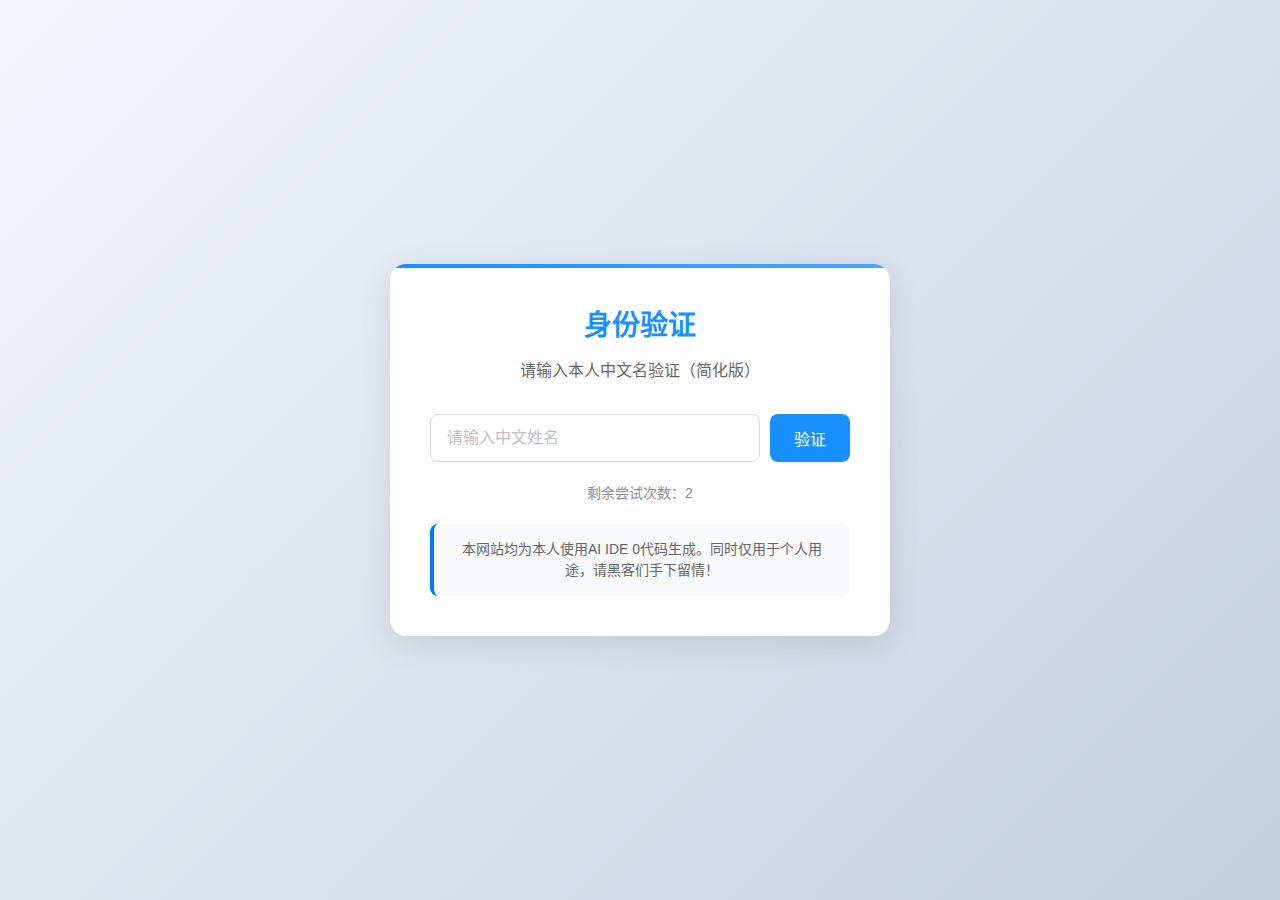
<file: index.html>
<!DOCTYPE html>
<html lang="zh-CN">
<head>
    <meta charset="UTF-8">
    <meta name="viewport" content="width=device-width, initial-scale=1.0">
    <title>身份验证 - 田智宇个人简历</title>
    <link rel="stylesheet" href="css/common.css">
    <link rel="stylesheet" href="css/auth.css">
</head>
<body>
    <div class="container">
        <div class="auth-card">
            <div class="auth-header">
                <h1>身份验证</h1>
                <p class="auth-subtitle">请输入本人中文名验证（简化版）</p>
            </div>
            
            <div class="auth-form">
                <div class="input-group">
                    <input type="text" id="nameInput" placeholder="请输入中文姓名" maxlength="10" autocomplete="off">
                    <button id="verifyBtn" class="verify-btn">验证</button>
                </div>
                
                <div class="attempt-info">
                    <span id="attemptCount">剩余尝试次数：2</span>
                </div>
                
                <div id="errorMessage" class="error-message" style="display: none;"></div>
                <div id="successMessage" class="success-message" style="display: none;"></div>
            </div>
            <div class="auth-footer" style="margin-top: 20px; padding: 15px; background-color: #f8f9fa; border-radius: 8px; border-left: 4px solid #007bff;">
                <p style="margin: 0; font-size: 14px; color: #666; line-height: 1.5;">
                    <strong></strong>本网站均为本人使用AI IDE 0代码生成。同时仅用于个人用途，请黑客们手下留情！
                </p>
            </div>
        </div>
    </div>
    
    <script src="js/auth-simple.js"></script>
</body>
</html>
</file>
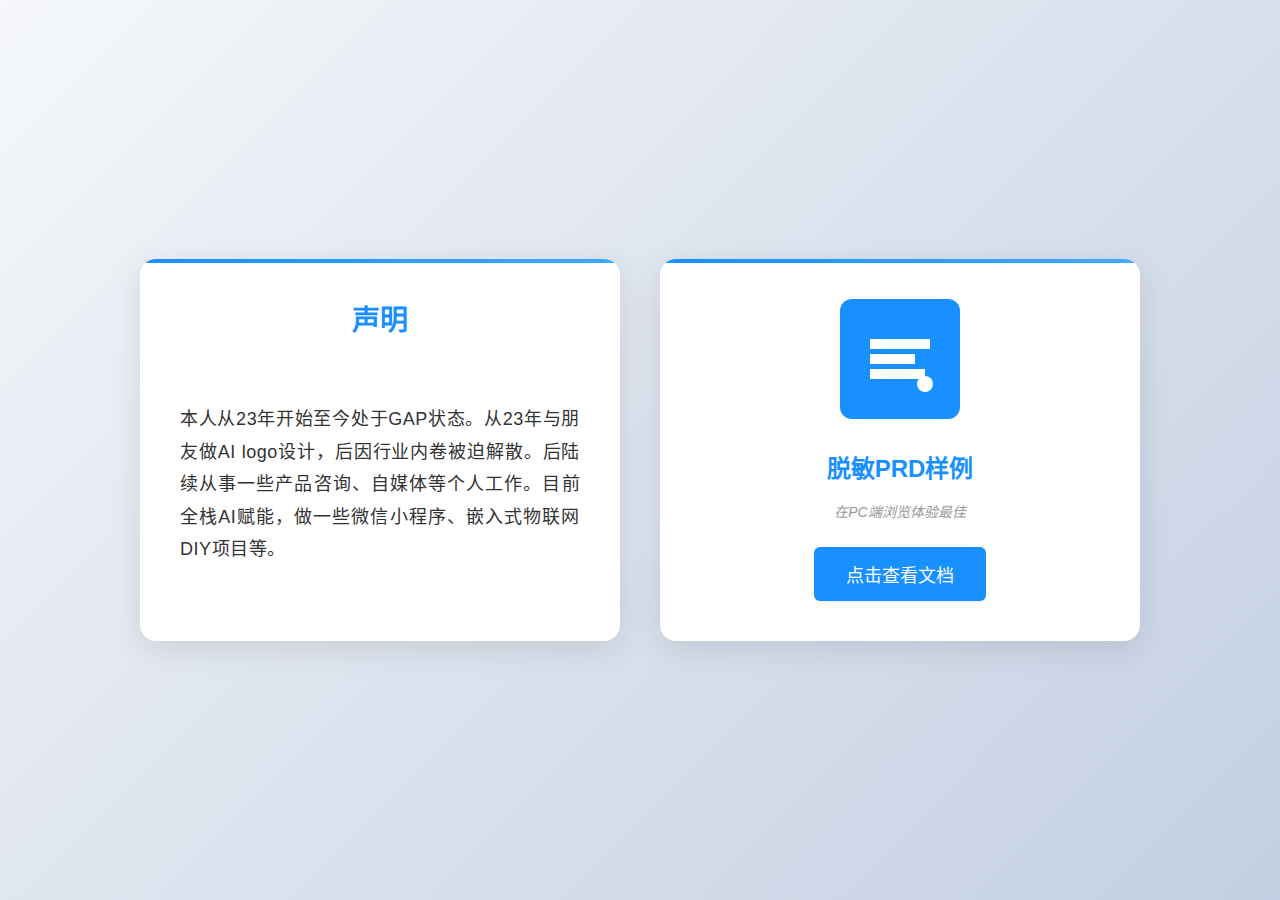
<file: resume.html>
<!DOCTYPE html>
<html lang="zh-CN">
<head>
    <meta charset="UTF-8">
    <meta name="viewport" content="width=device-width, initial-scale=1.0">
    <title>个人简历</title>
    <link rel="stylesheet" href="css/common.css">
    <link rel="stylesheet" href="css/resume.css">
</head>
<body>
    <div class="container">
        <div class="resume-content">
            <div class="content-left">
                <div class="statement-card">
                    <h2>声明</h2>
                    <div class="statement-text">
                        <p>本人从23年开始至今处于GAP状态。从23年与朋友做AI logo设计，后因行业内卷被迫解散。后陆续从事一些产品咨询、自媒体等个人工作。目前全栈AI赋能，做一些微信小程序、嵌入式物联网DIY项目等。</p>
                    </div>
                </div>
            </div>
            
            <div class="content-right">
                <div class="prd-card" onclick="openFullscreen()">
                    <div class="prd-icon">
                        <svg width="120" height="120" viewBox="0 0 120 120" fill="none" xmlns="http://www.w3.org/2000/svg">
                            <rect width="120" height="120" rx="12" fill="#1890FF"/>
                            <path d="M30 40H90V50H30V40Z" fill="white"/>
                            <path d="M30 55H75V65H30V55Z" fill="white"/>
                            <path d="M30 70H85V80H30V70Z" fill="white"/>
                            <circle cx="85" cy="85" r="8" fill="white"/>
                        </svg>
                    </div>
                    <h3>脱敏PRD样例</h3>
                    <p class="prd-tip">在PC端浏览体验最佳</p>
                    <button class="prd-link" onclick="openFullscreen()">
                        点击查看文档
                    </button>
                </div>
            </div>
        </div>
    </div>
    
    <!-- 全屏模式覆盖层 -->
    <div class="fullscreen-overlay" id="fullscreenOverlay">
        <div class="fullscreen-content">
            <div class="fullscreen-header">
                <h3 class="fullscreen-title">脱敏PRD样例文档</h3>
                <button class="close-btn" onclick="closeFullscreen()">返回</button>
            </div>
            <iframe class="fullscreen-iframe" id="fullscreenIframe" src=""></iframe>
        </div>
    </div>
    
    <script src="js/resume.js"></script>
    <script>
        // 简化版访问频率检查
        function checkAccessLimit() {
            const now = Date.now();
            const oneMinute = 60 * 1000;
            const tenMinutes = 10 * 60 * 1000;
            const accessKey = 'simple_access_log';
            const cooldownKey = 'simple_cooldown';
            
            // 检查是否在冷却期
            const cooldownEnd = localStorage.getItem(cooldownKey);
            if (cooldownEnd && now < parseInt(cooldownEnd)) {
                showCooldownMessage(parseInt(cooldownEnd) - now);
                return false;
            }
            
            // 获取访问记录
            const accessLog = JSON.parse(localStorage.getItem(accessKey) || '[]');
            
            // 清理超过1分钟的记录
            const recentAccess = accessLog.filter(time => now - time < oneMinute);
            
            // 检查是否超过限制（每分钟最多5次）
            if (recentAccess.length >= 5) {
                // 设置10分钟冷却期
                localStorage.setItem(cooldownKey, (now + tenMinutes).toString());
                showCooldownMessage(tenMinutes);
                return false;
            }
            
            return true;
        }
        
        function recordAccess() {
            const now = Date.now();
            const accessKey = 'simple_access_log';
            
            // 获取访问记录
            const accessLog = JSON.parse(localStorage.getItem(accessKey) || '[]');
            
            // 添加当前访问时间
            accessLog.push(now);
            
            // 只保留最近1分钟的记录
            const oneMinute = 60 * 1000;
            const recentAccess = accessLog.filter(time => now - time < oneMinute);
            
            // 保存更新后的记录
            localStorage.setItem(accessKey, JSON.stringify(recentAccess));
        }
        
        function showCooldownMessage(remainingTime) {
            const minutes = Math.ceil(remainingTime / (60 * 1000));
            document.body.innerHTML = `
                <div style="display: flex; justify-content: center; align-items: center; min-height: 100vh; background-color: #f5f5f5; font-family: Arial, sans-serif;">
                    <div style="text-align: center; padding: 40px; background: white; border-radius: 10px; box-shadow: 0 4px 6px rgba(0,0,0,0.1); max-width: 500px;">
                        <h2 style="color: #e74c3c; margin-bottom: 20px;">⏰ 访问限制</h2>
                        <p style="color: #666; font-size: 16px; line-height: 1.6; margin-bottom: 20px;">
                            您的操作过于频繁或验证失败次数过多。
                        </p>
                        <p style="color: #666; font-size: 14px; margin-bottom: 30px;">
                            请等待约 ${minutes} 分钟后再试。
                        </p>
                        <p style="color: #999; font-size: 12px; margin-bottom: 20px;">
                            限制规则：每分钟最多访问 5 次
                        </p>
                        <button onclick="location.reload()" style="
                            background-color: #3498db;
                            color: white;
                            border: none;
                            padding: 12px 24px;
                            border-radius: 5px;
                            cursor: pointer;
                            font-size: 16px;
                        ">刷新页面</button>
                    </div>
                </div>
            `;
        }
        
        // 页面加载时检查访问限制
        document.addEventListener('DOMContentLoaded', function() {
            if (checkAccessLimit()) {
                recordAccess();
            }
        });
    </script>
</body>
</html>
</file>
<file: css/common.css>
/* 公共样式 */
* {
    margin: 0;
    padding: 0;
    box-sizing: border-box;
}

body {
    font-family: -apple-system, BlinkMacSystemFont, 'Segoe UI', 'PingFang SC', 'Hiragino Sans GB', 'Microsoft YaHei', 'Helvetica Neue', Helvetica, Arial, sans-serif;
    background: linear-gradient(135deg, #f5f7fa 0%, #c3cfe2 100%);
    min-height: 100vh;
    color: #333;
    line-height: 1.6;
}

.container {
    max-width: 1200px;
    margin: 0 auto;
    padding: 20px;
    min-height: 100vh;
    display: flex;
    align-items: center;
    justify-content: center;
}

/* 响应式设计 */
@media (max-width: 768px) {
    .container {
        padding: 15px;
    }
}

@media (max-width: 480px) {
    .container {
        padding: 10px;
    }
}

/* 按钮通用样式 */
.btn {
    padding: 12px 24px;
    border: none;
    border-radius: 6px;
    font-size: 14px;
    font-weight: 500;
    cursor: pointer;
    transition: all 0.3s ease;
    text-decoration: none;
    display: inline-flex;
    align-items: center;
    justify-content: center;
    gap: 8px;
}

.btn-primary {
    background: #1890ff;
    color: white;
}

.btn-primary:hover {
    background: #40a9ff;
    transform: translateY(-1px);
}
</file>
<file: css/auth.css>
/* 验证页面样式 */
.auth-card {
    background: white;
    border-radius: 16px;
    box-shadow: 0 8px 32px rgba(0, 0, 0, 0.1);
    padding: 40px;
    width: 100%;
    max-width: 500px;
    text-align: center;
    position: relative;
    overflow: hidden;
}

.auth-card::before {
    content: '';
    position: absolute;
    top: 0;
    left: 0;
    right: 0;
    height: 4px;
    background: linear-gradient(90deg, #1890ff 0%, #40a9ff 100%);
}

.auth-header {
    margin-bottom: 30px;
}

.auth-header h1 {
    font-size: 28px;
    font-weight: 600;
    color: #1890ff;
    margin-bottom: 10px;
}

.auth-subtitle {
    font-size: 16px;
    color: #666;
}

.auth-form {
    display: flex;
    flex-direction: column;
    gap: 20px;
}

.input-group {
    display: flex;
    gap: 10px;
}

.input-group input {
    flex: 1;
    padding: 12px 16px;
    border: 1px solid #d9d9d9;
    border-radius: 8px;
    font-size: 16px;
    transition: all 0.3s ease;
}

.input-group input:focus {
    border-color: #40a9ff;
    box-shadow: 0 0 0 2px rgba(24, 144, 255, 0.2);
    outline: none;
}

.input-group input::placeholder {
    color: #bfbfbf;
}

.verify-btn {
    padding: 12px 24px;
    background: #1890ff;
    color: white;
    border: none;
    border-radius: 8px;
    font-size: 16px;
    font-weight: 500;
    cursor: pointer;
    transition: all 0.3s ease;
}

.verify-btn:hover {
    background: #40a9ff;
    transform: translateY(-2px);
    box-shadow: 0 6px 20px rgba(24, 144, 255, 0.3);
}

.verify-btn:active {
    transform: translateY(0);
}

.attempt-info {
    font-size: 14px;
    color: #8c8c8c;
}

.error-message {
    padding: 12px;
    background: #fff2f0;
    border: 1px solid #ffccc7;
    color: #ff4d4f;
    border-radius: 8px;
    font-size: 14px;
    display: none;
}

.success-message {
    padding: 12px;
    background: #f6ffed;
    border: 1px solid #b7eb8f;
    color: #52c41a;
    border-radius: 8px;
    font-size: 14px;
    display: none;
}

/* 响应式设计 */
@media (max-width: 768px) {
    .auth-card {
        padding: 30px 20px;
    }
    
    .auth-header h1 {
        font-size: 24px;
    }
    
    .auth-subtitle {
        font-size: 15px;
    }
    
    .input-group {
        flex-direction: column;
    }
    
    .verify-btn {
        width: 100%;
    }
}

/* 动画效果 */
@keyframes fadeInUp {
    from {
        opacity: 0;
        transform: translateY(30px);
    }
    to {
        opacity: 1;
        transform: translateY(0);
    }
}

.auth-card {
    animation: fadeInUp 0.6s ease-out;
}
</file>
<file: css/resume.css>
/* 简历页面样式 */
.resume-content {
    display: grid;
    grid-template-columns: 1fr 1fr;
    gap: 40px;
    width: 100%;
    max-width: 1000px;
    align-items: start;
}

.content-left,
.content-right {
    height: 100%;
}

.statement-card {
    background: white;
    border-radius: 16px;
    box-shadow: 0 8px 32px rgba(0, 0, 0, 0.1);
    padding: 40px;
    position: relative;
    overflow: hidden;
    height: 100%;
    display: flex;
    flex-direction: column;
}

.statement-card::before {
    content: '';
    position: absolute;
    top: 0;
    left: 0;
    right: 0;
    height: 4px;
    background: linear-gradient(90deg, #1890ff 0%, #40a9ff 100%);
}

.statement-card h2 {
    font-size: 28px;
    font-weight: 600;
    color: #1890ff;
    margin-bottom: 24px;
    text-align: center;
}

.statement-text {
    flex: 1;
    display: flex;
    align-items: center;
}

.statement-text p {
    font-size: 18px;
    line-height: 1.8;
    color: #333;
    text-align: justify;
    letter-spacing: 0.5px;
}

.prd-card {
    background: white;
    border-radius: 16px;
    box-shadow: 0 8px 32px rgba(0, 0, 0, 0.1);
    padding: 40px;
    text-align: center;
    position: relative;
    overflow: hidden;
    height: 100%;
    display: flex;
    flex-direction: column;
    justify-content: center;
    align-items: center;
    transition: all 0.3s ease;
}

.prd-card:hover {
    transform: translateY(-4px);
    box-shadow: 0 12px 40px rgba(0, 0, 0, 0.15);
}

.prd-card::before {
    content: '';
    position: absolute;
    top: 0;
    left: 0;
    right: 0;
    height: 4px;
    background: linear-gradient(90deg, #1890ff 0%, #40a9ff 100%);
}

.prd-icon {
    margin-bottom: 24px;
    transition: all 0.3s ease;
}

.prd-card:hover .prd-icon {
    transform: scale(1.05);
}

.prd-card h3 {
    font-size: 24px;
    font-weight: 600;
    color: #1890ff;
    margin-bottom: 12px;
}

.prd-description {
    font-size: 14px;
    color: #666;
    margin-bottom: 12px;
    line-height: 1.6;
}

.prd-tip {
    font-size: 14px;
    color: #999;
    margin-bottom: 24px;
    font-style: italic;
}

.prd-link {
    display: inline-flex;
    align-items: center;
    justify-content: center;
    gap: 8px;
    padding: 14px 32px;
    background: #1890ff;
    color: white;
    text-decoration: none;
    border: none;
    border-radius: 6px;
    font-size: 18px;
    font-weight: 500;
    cursor: pointer;
    transition: all 0.2s cubic-bezier(0.645, 0.045, 0.355, 1);
    box-shadow: 0 2px 0 rgba(0, 0, 0, 0.045);
    position: relative;
    overflow: hidden;
}

.prd-link:hover {
    background: #40a9ff;
    transform: translateY(-1px);
    box-shadow: 0 4px 12px rgba(24, 144, 255, 0.15);
}

.prd-link:active {
    transform: translateY(0);
    box-shadow: 0 2px 0 rgba(0, 0, 0, 0.045);
}

.prd-link:focus {
    outline: none;
    box-shadow: 0 0 0 2px rgba(24, 144, 255, 0.2);
}

/* 全屏模式样式 */
.fullscreen-overlay {
    position: fixed;
    top: 0;
    left: 0;
    width: 100vw;
    height: 100vh;
    background: rgba(0, 0, 0, 0.8);
    z-index: 1000;
    opacity: 0;
    visibility: hidden;
    transition: opacity 0.4s cubic-bezier(0.25, 0.46, 0.45, 0.94), 
                visibility 0.4s cubic-bezier(0.25, 0.46, 0.45, 0.94);
}

.fullscreen-overlay.active {
    opacity: 1;
    visibility: visible;
}

.fullscreen-content {
    position: absolute;
    top: 50%;
    left: 50%;
    transform: translate(-50%, -50%) scale(0.85);
    width: calc(100vw - 40px);
    height: calc(100vh - 40px);
    background: white;
    border-radius: 16px;
    box-shadow: 0 20px 60px rgba(0, 0, 0, 0.3);
    transition: transform 0.5s cubic-bezier(0.175, 0.885, 0.32, 1.275);
    display: flex;
    flex-direction: column;
    overflow: hidden;
}

.fullscreen-overlay.active .fullscreen-content {
    transform: translate(-50%, -50%) scale(1);
}

.fullscreen-header {
    padding: 20px 30px;
    border-bottom: 1px solid #e8e8e8;
    display: flex;
    justify-content: space-between;
    align-items: center;
    background: #fafafa;
}

.fullscreen-title {
    font-size: 18px;
    font-weight: 600;
    color: #1890ff;
    margin: 0;
}

.close-btn {
    background: #ff4d4f;
    color: white;
    border: none;
    padding: 8px 16px;
    border-radius: 6px;
    cursor: pointer;
    font-size: 14px;
    transition: all 0.3s ease;
}

.close-btn:hover {
    background: #ff7875;
    transform: translateY(-1px);
}

.fullscreen-iframe {
    flex: 1;
    border: none;
    width: 100%;
    height: 100%;
}

/* 响应式设计 */
@media (max-width: 768px) {
    .container {
        padding: 20px;
        min-height: 100vh;
        align-items: stretch;
    }
    
    .resume-content {
        grid-template-columns: 1fr;
        gap: 15px;
        height: 100vh;
    }
    
    .statement-card {
        padding: 25px 20px;
        flex: 0.6; /* 缩短声明区块高度 */
        display: flex;
        flex-direction: column;
        justify-content: center;
    }
    
    .prd-card {
        padding: 25px 20px;
        flex: 1.4; /* 增加PRD区块高度 */
        display: flex;
        flex-direction: column;
        justify-content: center;
    }
    
    .statement-card h2 {
        font-size: 26px;
        margin-bottom: 20px;
    }
    
    .prd-card h3 {
        font-size: 22px;
        margin-bottom: 20px;
    }
    
    .statement-text p {
        font-size: 19px; /* 增大字体 */
        line-height: 1.7; /* 稍微紧凑行距 */
    }
    
    .prd-tip {
        font-size: 14px;
        color: #999;
        margin-bottom: 15px;
        font-style: italic;
    }
    
    .prd-link {
        font-size: 18px;
        padding: 14px 28px;
    }
    
    .prd-icon svg {
        width: 100px;
        height: 100px;
    }
    
    .fullscreen-content {
        width: calc(100vw - 40px);
        height: calc(100vh - 40px);
    }
    
    .fullscreen-header {
        padding: 15px 20px;
    }
    
    .fullscreen-title {
        font-size: 16px;
    }
}

@media (max-width: 480px) {
    .container {
        padding: 15px;
    }
    
    .resume-content {
        gap: 10px;
    }
    
    .statement-card {
        padding: 20px 15px;
        min-height: calc(30vh - 10px); /* 缩短声明区块高度 */
    }
    
    .prd-card {
        padding: 20px 15px;
        min-height: calc(70vh - 10px); /* 增加PRD区块高度 */
    }
    
    .statement-card h2 {
        font-size: 24px;
        margin-bottom: 15px;
    }
    
    .prd-card h3 {
        font-size: 20px;
        margin-bottom: 15px;
    }
    
    .statement-text p {
        font-size: 17px; /* 增大字体 */
        line-height: 1.6; /* 稍微紧凑行距 */
    }
    
    .prd-tip {
        font-size: 13px;
        color: #999;
        margin-bottom: 10px;
        font-style: italic;
    }
    
    .prd-link {
        font-size: 16px;
        padding: 12px 24px;
    }
    
    .prd-icon svg {
        width: 80px;
        height: 80px;
    }
    
    .fullscreen-content {
        width: calc(100vw - 30px);
        height: calc(100vh - 30px);
        border-radius: 12px;
    }
    
    .fullscreen-header {
        padding: 12px 15px;
    }
    
    .fullscreen-title {
        font-size: 15px;
    }
    
    .close-btn {
        padding: 6px 12px;
        font-size: 13px;
    }
}

/* 动画效果 */
@keyframes fadeInUp {
    from {
        opacity: 0;
        transform: translateY(30px);
    }
    to {
        opacity: 1;
        transform: translateY(0);
    }
}

.statement-card,
.prd-card {
    animation: fadeInUp 0.6s ease-out;
}

.prd-card {
    animation-delay: 0.2s;
}
</file>
